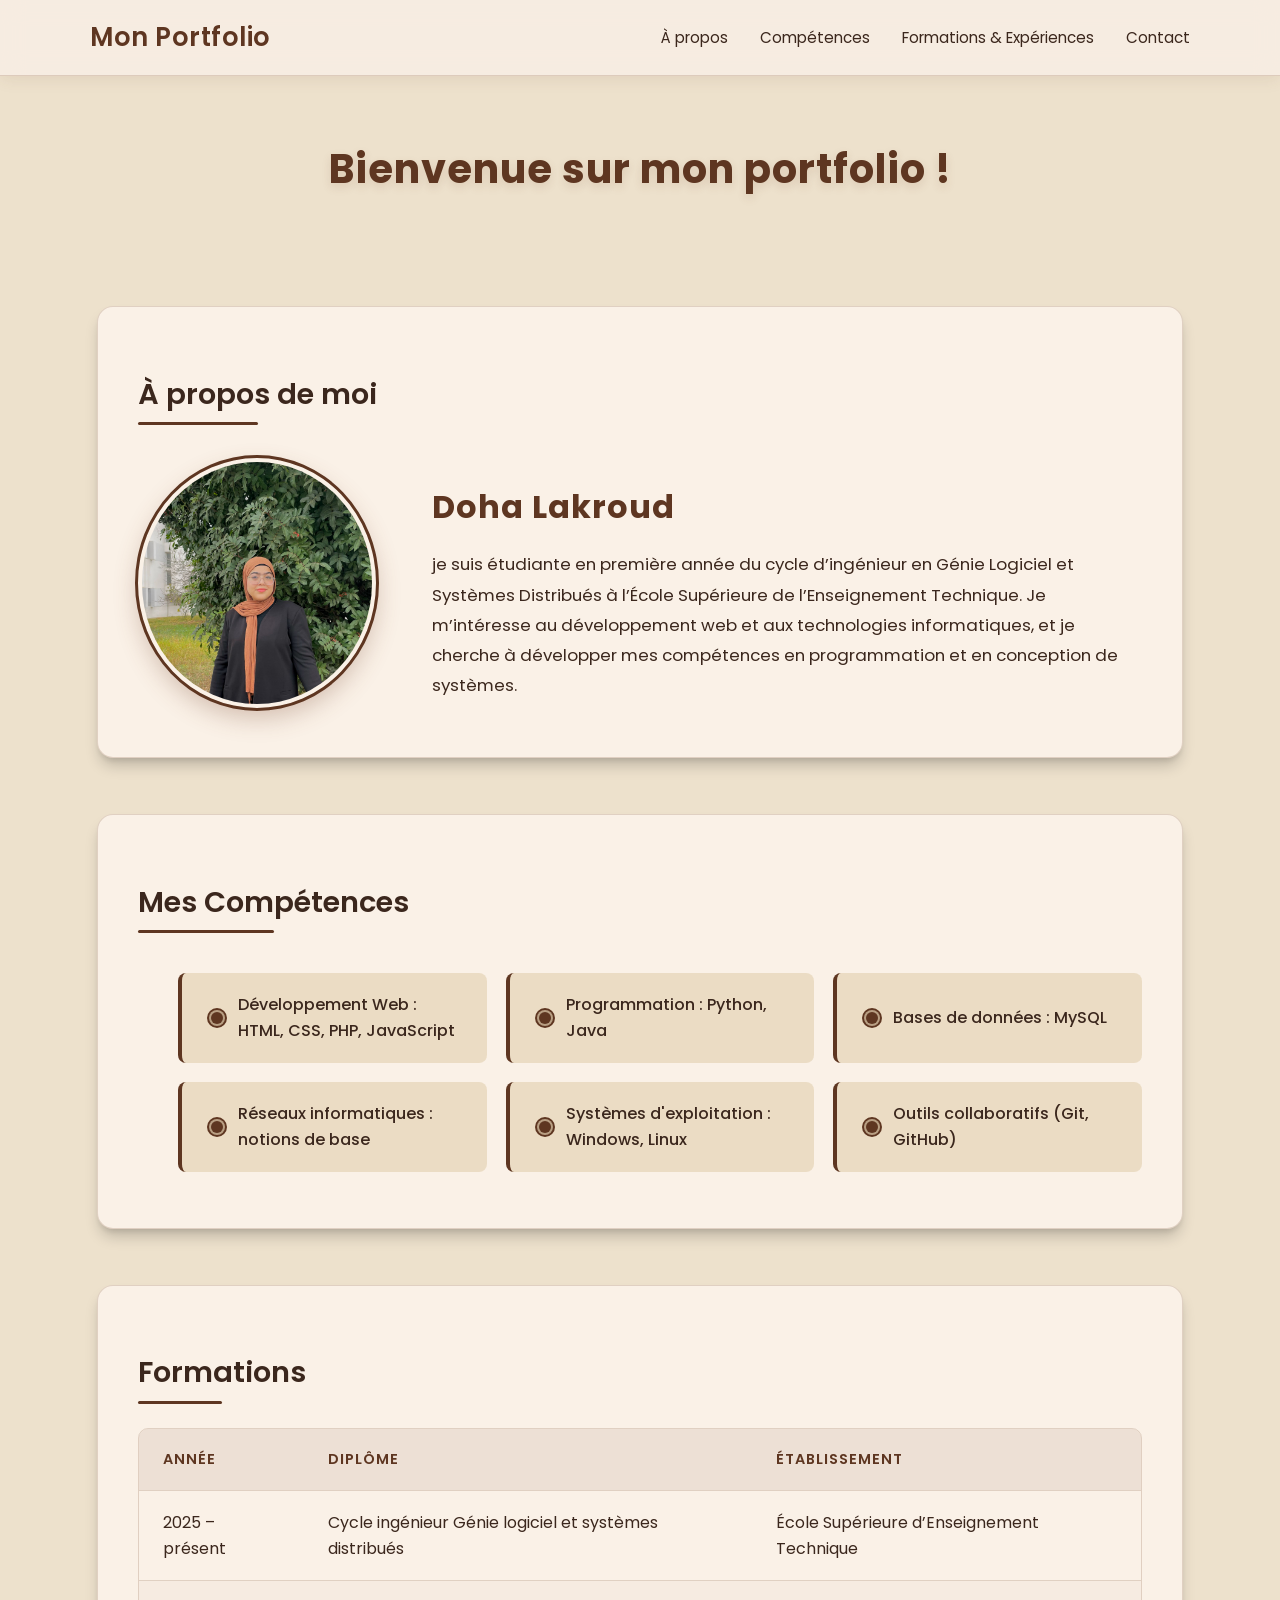
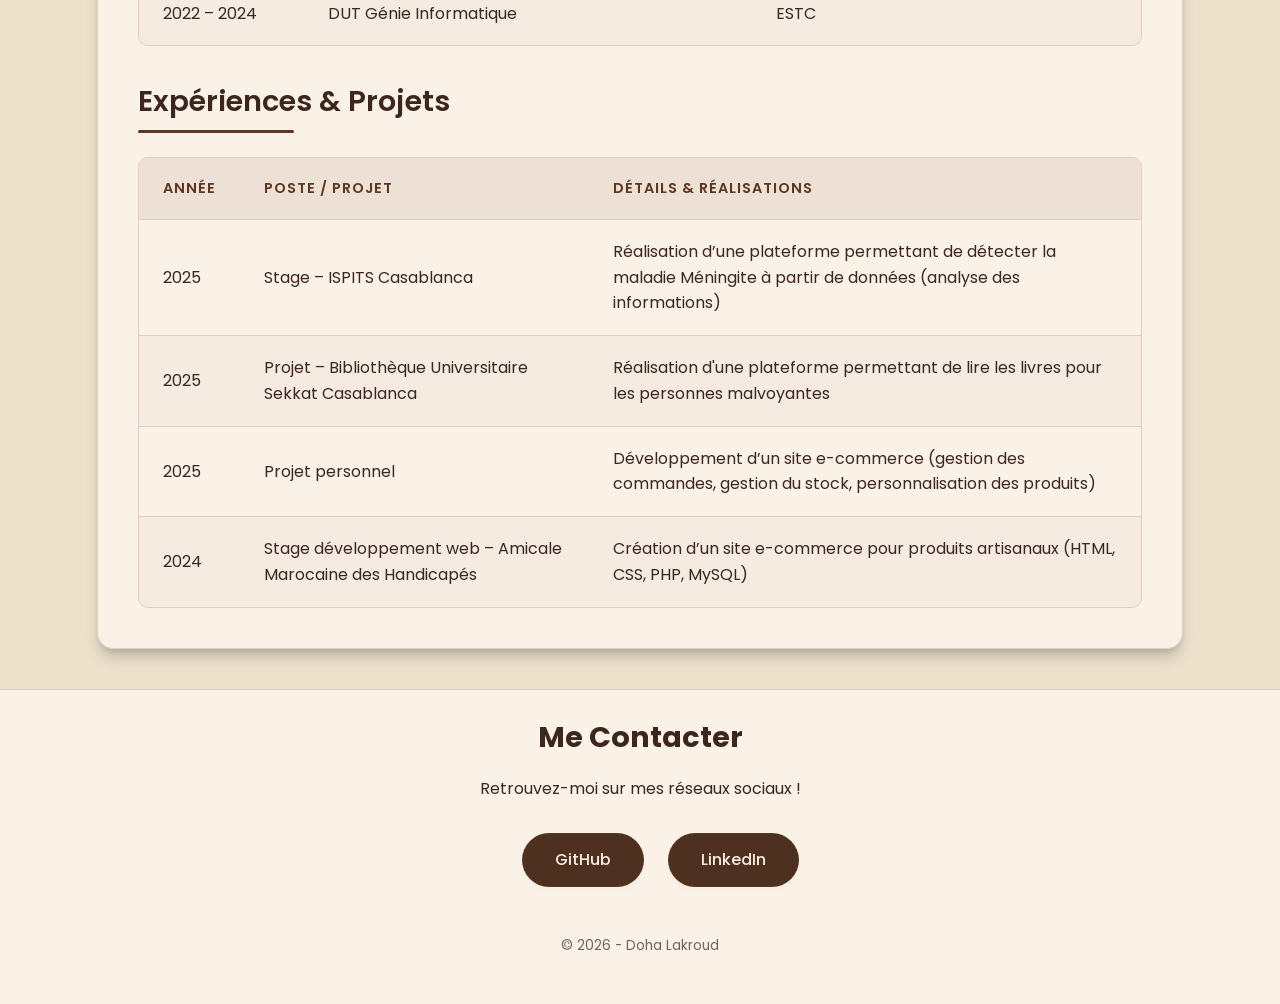
<file: tp1/index.html>
<!DOCTYPE html>
<html lang="fr">

<head>
  <meta charset="UTF-8">
  <meta name="viewport" content="width=device-width, initial-scale=1.0">
  <title>Portfolio de Doha Lakroud</title>
  <link rel="stylesheet" href="style.css">

  <link href="https://fonts.googleapis.com/css2?family=Poppins:wght@300;400;600&display=swap" rel="stylesheet">

</head>

<body>

  <header>
    <div class="header-container">
      <h1>Mon Portfolio</h1>
      <nav>
        <ul>

          <li><a href="#about">À propos</a></li>
          <li><a href="#skills">Compétences</a></li>
          <li><a href="#experience">Formations & Expériences</a></li>
          <li><a href="#contact">Contact</a></li>
        </ul>
      </nav>
    </div>
  </header>

  <main>

    <div class="hero-welcome">
      <h2>Bienvenue sur mon portfolio !</h2>
    </div>

    <section id="about" class="section-card">
      <h2>À propos de moi</h2>
      <div class="about-content">
        <img src="Doha.jpg" alt="Photo de profil ">
        <div class="about-text">
          <h3 class="about-name">Doha Lakroud</h3>
          <p>
            je suis étudiante en
            première année du cycle d’ingénieur en Génie
            Logiciel et Systèmes Distribués à l’École Supérieure de l’Enseignement Technique. Je m’intéresse au
            développement web et aux technologies informatiques, et je cherche à développer mes compétences en
            programmation et en conception de systèmes.
          </p>
        </div>
      </div>
    </section>


    <section id="skills" class="section-card">
      <h2>Mes Compétences</h2>
      <ul class="skills-list">
        <li>Développement Web : HTML, CSS, PHP, JavaScript</li>
        <li>Programmation : Python, Java</li>
        <li>Bases de données : MySQL</li>
        <li>Réseaux informatiques : notions de base</li>
        <li>Systèmes d'exploitation : Windows, Linux</li>
        <li>Outils collaboratifs (Git, GitHub)</li>
      </ul>
    </section>



    <section id="experience" class="section-card">
      <h2> Formations</h2>
      <div class="table-container">
        <table>
          <thead>
            <tr>
              <th>Année</th>
              <th>Diplôme</th>
              <th>Établissement</th>
            </tr>
          </thead>
          <tbody>
            <tr>
              <td>2025 – présent</td>
              <td>Cycle ingénieur Génie logiciel et systèmes distribués</td>
              <td>École Supérieure d’Enseignement Technique</td>
            </tr>
            <tr>
              <td>2022 – 2024</td>
              <td>DUT Génie Informatique</td>
              <td>ESTC</td>
            </tr>
          </tbody>
        </table>
      </div>

      <h2 style="margin-top: 2rem;">Expériences & Projets</h2>
      <div class="table-container">
        <table>
          <thead>
            <tr>
              <th>Année</th>
              <th>Poste / Projet</th>
              <th>Détails & Réalisations</th>
            </tr>
          </thead>
          <tbody>
            <tr>
              <td>2025</td>
              <td>Stage – ISPITS Casablanca</td>
              <td>Réalisation d’une plateforme permettant de détecter la maladie Méningite à partir de données (analyse
                des informations)</td>
            </tr>
            <tr>
              <td>2025</td>
              <td>Projet – Bibliothèque Universitaire Sekkat Casablanca</td>
              <td>Réalisation d'une plateforme permettant de lire les livres pour les personnes malvoyantes</td>
            </tr>
            <tr>
              <td>2025</td>
              <td>Projet personnel</td>
              <td>Développement d’un site e-commerce (gestion des commandes, gestion du stock, personnalisation des
                produits)</td>
            </tr>
            <tr>
              <td>2024</td>
              <td>Stage développement web – Amicale Marocaine des Handicapés</td>
              <td>Création d’un site e-commerce pour produits artisanaux (HTML, CSS, PHP, MySQL)</td>
            </tr>

          </tbody>
        </table>
      </div>
    </section>
  </main>

  <footer id="contact">
    <div class="footer-container">
      <h2>Me Contacter</h2>
      <p>Retrouvez-moi sur mes réseaux sociaux !</p>

      <!-- Liens vers réseaux sociaux avec rel="noopener" -->
      <ul class="social-links">
        <li>
          <a href="https://github.com/doha570" target="_blank" rel="noopener">
            GitHub
          </a>
        </li>
        <li>
          <a href="https://www.linkedin.com/in/doha-lakroud-83bb562b9" target="_blank" rel="noopener">
            LinkedIn
          </a>
        </li>

      </ul>

      <p class="copyright">&copy; 2026 - Doha Lakroud</p>
    </div>
  </footer>

</body>

</html>
</file>
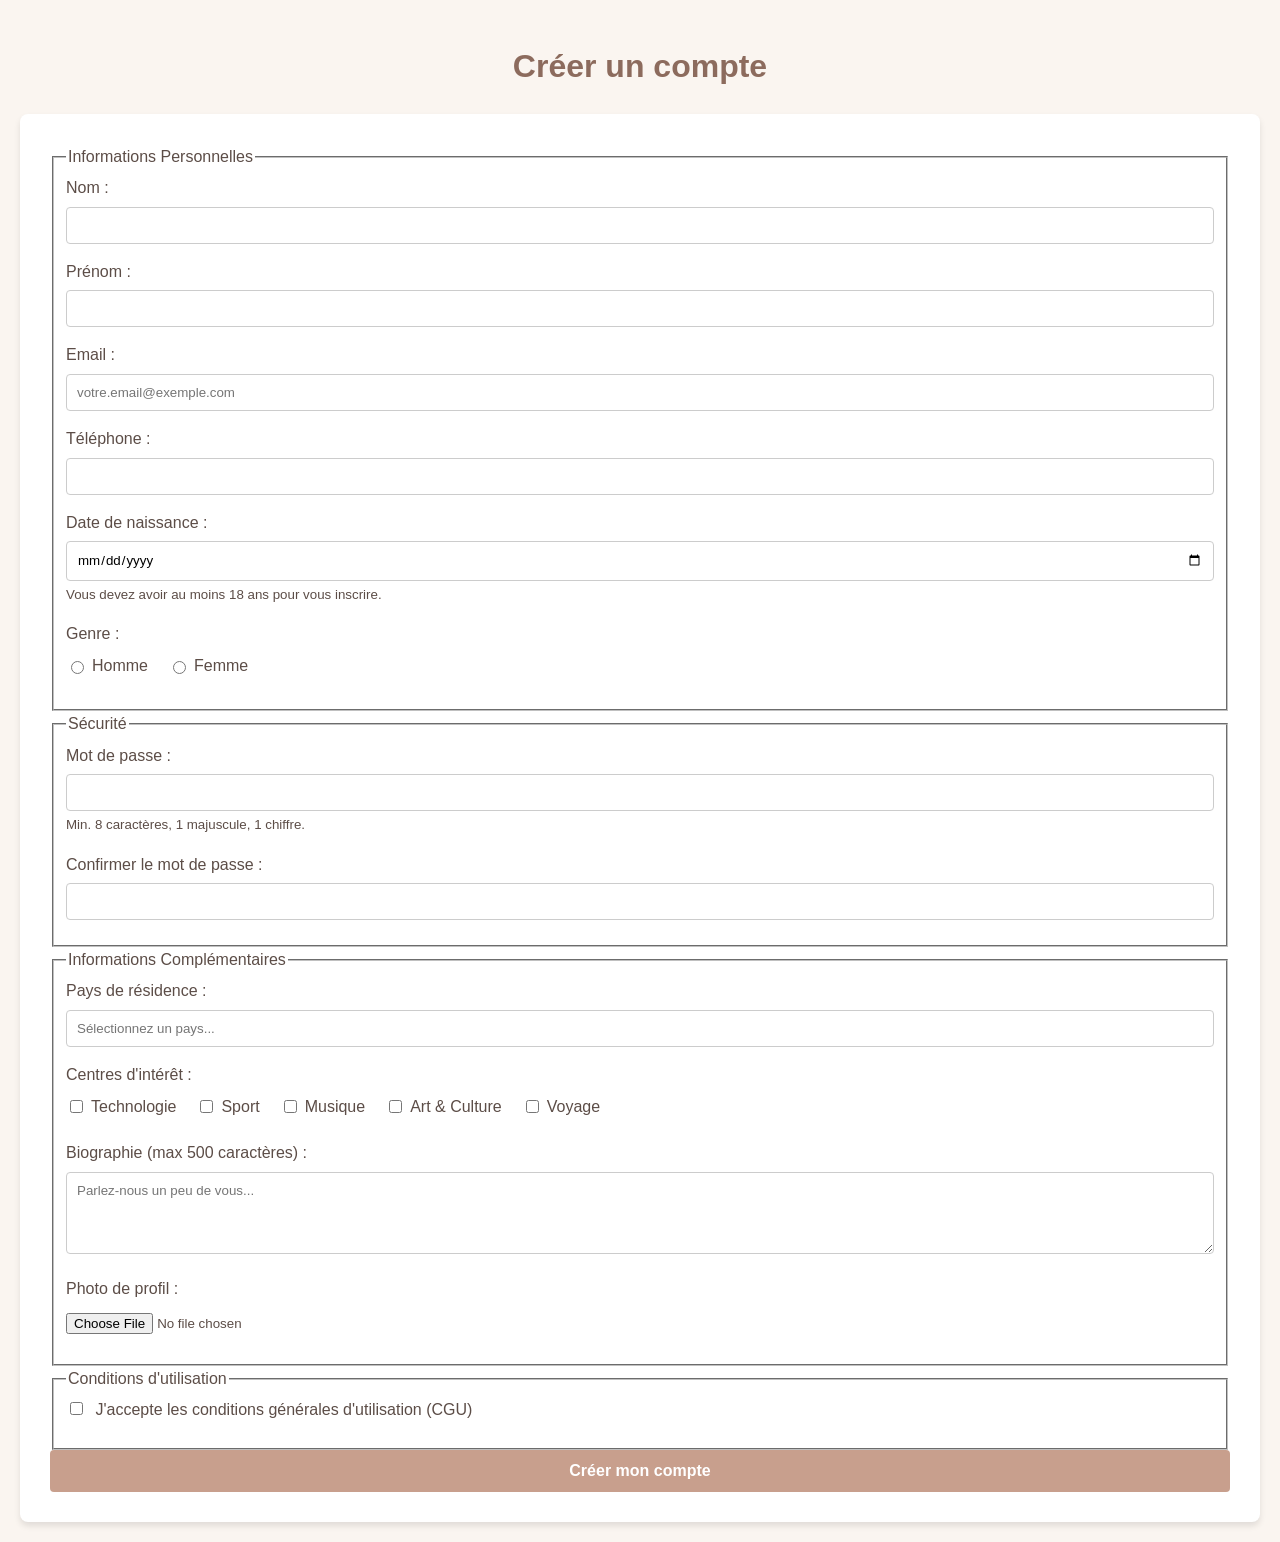
<file: tp2/index.html>
<!DOCTYPE html>
<html lang="fr">

<head>
    <meta charset="UTF-8">
    <meta name="viewport" content="width=device-width, initial-scale=1.0">
    <title>Formulaire d'Inscription</title>
    <style>
        body {
            font-family: 'Segoe UI', Tahoma, Geneva, Verdana, sans-serif;
            background-color: #faf5f0;
            color: #5c4d47;

            margin: 0 auto;
            padding: 20px;
            line-height: 1.6;
        }

        form {
            background: #fff;
            padding: 30px;
            border-radius: 8px;
            box-shadow: 0 4px 6px rgba(0, 0, 0, 0.1);
        }

        h1 {
            text-align: center;
            color: #8c6b5d;
        }



        .form-group {
            margin-bottom: 15px;
        }

        label {
            display: block;
            margin-bottom: 6px;
            font-weight: 500;
        }

        input[type="text"],
        input[type="email"],
        input[type="tel"],
        input[type="date"],
        input[type="password"],
        input[list],
        select,
        textarea {
            width: 100%;
            padding: 10px;
            border: 1px solid #ccc;
            border-radius: 4px;
            box-sizing: border-box;
            font-family: inherit;
        }

        input:focus,
        textarea:focus {
            outline: none;
            border-color: #d4aa97;
            box-shadow: 0 0 5px rgba(212, 170, 151, 0.4);
        }


        .radio-group,
        .checkbox-group {
            display: flex;
            gap: 20px;
            flex-wrap: wrap;
        }

        .radio-group label,
        .checkbox-group label {
            font-weight: normal;
            display: flex;
            align-items: center;
        }

        input[type="radio"],
        input[type="checkbox"] {
            margin-right: 8px;

        }

        input[type="file"] {
            padding: 5px 0;
        }

        button {
            display: block;
            width: 100%;
            padding: 12px;
            background-color: #c89f8d;
            color: white;
            border: none;
            border-radius: 4px;
            font-size: 16px;
            font-weight: bold;
            cursor: pointer;
            transition: background-color 0.3s ease;
        }

        button:hover {
            background-color: #b58976;
        }
    </style>
</head>

<body>

    <h1>Créer un compte</h1>

    <form action="#" method="POST">

        <fieldset>
            <legend>Informations Personnelles</legend>
            <div class="form-group">
                <label for="nom">Nom :</label>
                <input type="text" id="nom" name="nom" required title="Veuillez entrer votre nom">
            </div>
            <div class="form-group">
                <label for="prenom">Prénom :</label>
                <input type="text" id="prenom" name="prenom" required title="Veuillez entrer votre prénom">
            </div>
            <div class="form-group">
                <label for="email">Email :</label>
                <input type="email" id="email" name="email" required
                    title="Veuillez entrer une adresse email valide (ex: nom@domaine.com)"
                    placeholder="votre.email@exemple.com">
            </div>
            <div class="form-group">
                <label for="telephone">Téléphone :</label>
                <input type="tel" id="telephone" name="telephone" required
                    pattern="^(?:(?:\+|00)33|0)\s*[1-9](?:[\s.-]*\d{2}){4}$"
                    title="Veuillez entrer un numéro de téléphone français valide">
            </div>
            <div class="form-group">
                <label for="naissance">Date de naissance :</label>
                <input type="date" id="naissance" name="naissance" required autocomplete="bday"
                    title="Vous devez avoir au moins 18 ans">
                <small>Vous devez avoir au moins 18 ans pour vous inscrire.</small>
            </div>
            <div class="form-group">
                <label>Genre :</label>
                <div class="radio-group">
                    <label><input type="radio" name="genre" value="homme" required> Homme</label>
                    <label><input type="radio" name="genre" value="femme" required> Femme</label>
                </div>
            </div>
        </fieldset>

        <fieldset>
            <legend>Sécurité</legend>
            <div class="form-group">
                <label for="password">Mot de passe :</label>
                <input type="password" id="password" name="password" required pattern="^(?=.*\d)(?=.*[A-Z]).{8,}$"
                    autocomplete="new-password"
                    title="Le mot de passe doit contenir au moins 8 caractères, dont au moins une majuscule et un chiffre.">
                <small>Min. 8 caractères, 1 majuscule, 1 chiffre.</small>
            </div>
            <div class="form-group">
                <label for="password_confirm">Confirmer le mot de passe :</label>
                <input type="password" id="password_confirm" name="password_confirm" required
                    autocomplete="new-password" title="Veuillez confirmer votre mot de passe à l'identique.">
            </div>
        </fieldset>

        <fieldset>
            <legend>Informations Complémentaires</legend>
            <div class="form-group">
                <label for="pays">Pays de résidence :</label>
                <input list="pays-liste" id="pays" name="pays" required autocomplete="country"
                    title="Veuillez sélectionner ou taper un pays" placeholder="Sélectionnez un pays...">
                <datalist id="pays-liste">
                    <option value="France">
                    <option value="Belgique">
                    <option value="Suisse">
                    <option value="Canada">
                    <option value="Maroc">
                    <option value="Algérie">
                    <option value="Tunisie">
                    <option value="Sénégal">
                </datalist>
            </div>
            <div class="form-group">
                <label>Centres d'intérêt :</label>
                <div class="checkbox-group">
                    <label><input type="checkbox" name="interet" value="technologie"> Technologie</label>
                    <label><input type="checkbox" name="interet" value="sport"> Sport</label>
                    <label><input type="checkbox" name="interet" value="musique"> Musique</label>
                    <label><input type="checkbox" name="interet" value="art"> Art & Culture</label>
                    <label><input type="checkbox" name="interet" value="voyage"> Voyage</label>
                </div>
            </div>
            <div class="form-group">
                <label for="bio">Biographie (max 500 caractères) :</label>
                <textarea id="bio" name="bio" rows="4" maxlength="500"
                    placeholder="Parlez-nous un peu de vous..."></textarea>
            </div>
            <div class="form-group">
                <label for="photo">Photo de profil :</label>
                <input type="file" id="photo" name="photo" accept="image/png, image/jpeg, image/webp" required
                    title="Veuillez télécharger une photo de profil">
            </div>
        </fieldset>

        <fieldset>
            <legend>Conditions d'utilisation</legend>
            <div class="form-group">
                <label>
                    <input type="checkbox" id="cgu" name="cgu" required
                        title="Vous devez accepter les conditions générales d'utilisation pour continuer.">
                    J'accepte les conditions générales d'utilisation (CGU)
                </label>
            </div>
        </fieldset>

        <button type="submit">Créer mon compte</button>

    </form>

</body>

</html>
</file>
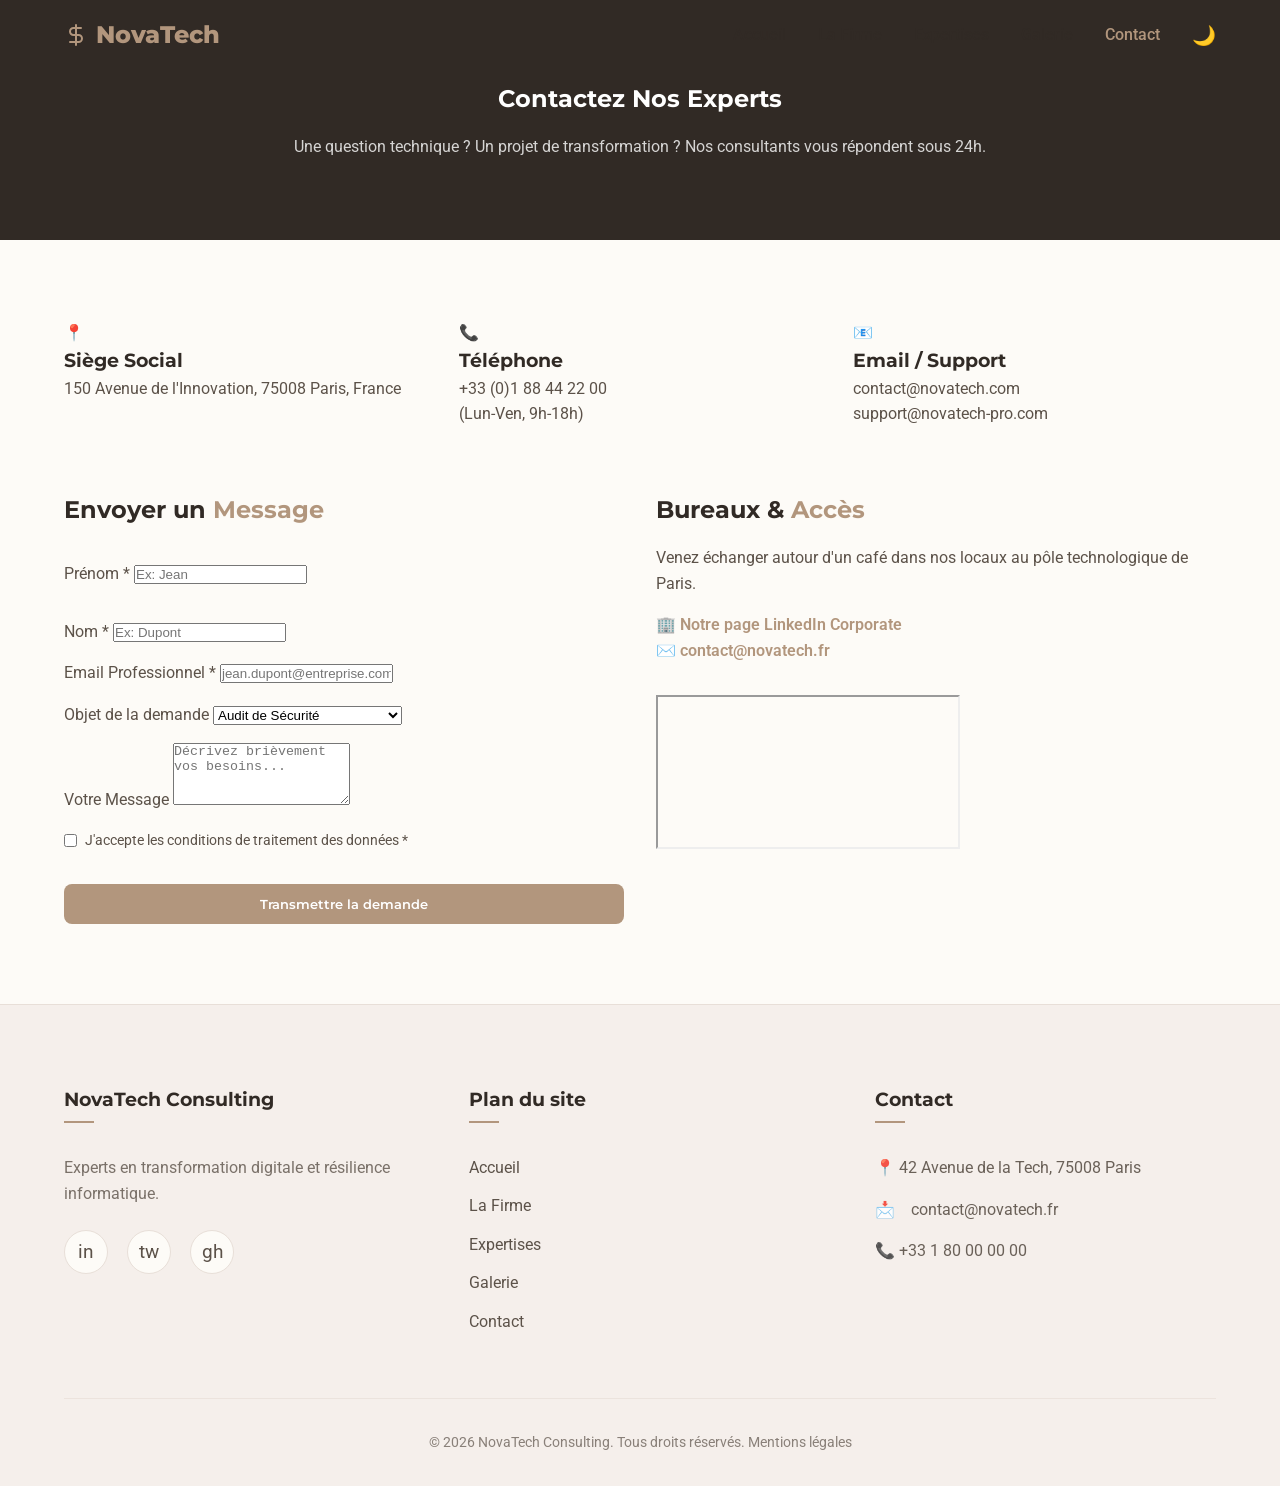
<file: tp3/site/pages/contact.html>
<!DOCTYPE html>
<html lang="fr">
<head>
    <meta charset="UTF-8">
    <meta name="viewport" content="width=device-width, initial-scale=1.0">
    <title>NovaTech Consulting - Contact</title>
    <meta name="description" content="Contactez les experts de NovaTech Consulting pour un devis ou un audit.">
    <meta property="og:title" content="NovaTech Consulting - Contact">
    
    <link rel="preconnect" href="https://fonts.googleapis.com">
    <link rel="preconnect" href="https://fonts.gstatic.com" crossorigin>
    <link href="https://fonts.googleapis.com/css2?family=Montserrat:wght@400;600;700;800&family=Roboto:wght@300;400;500;700&display=swap" rel="stylesheet">
    
    <link rel="stylesheet" href="../css/style.css">
</head>
<body>

    <header class="main-header glass">
        <div class="container header-container">
            <a href="../index.html" class="logo">
                <svg width="24" height="24" viewBox="0 0 24 24" fill="none" stroke="currentColor" stroke-width="2" stroke-linecap="round" stroke-linejoin="round"><path d="M12 2v20M17 5H9.5a3.5 3.5 0 0 0 0 7h5a3.5 3.5 0 0 1 0 7H6"/></svg>
                NovaTech
            </a>
            <nav class="main-nav">
                <button class="mobile-menu-btn" aria-label="Menu">
                    <span></span><span></span><span></span>
                </button>
                <ul class="nav-links">
                    <li><a href="../index.html">Accueil</a></li>
                    <li><a href="about.html">La Firme</a></li>
                    <li><a href="services.html">Expertises</a></li>
                    <li><a href="gallery.html">Galerie</a></li>
                    <li><a href="contact.html" class="active">Contact</a></li>
                    <li><button class="theme-toggle" aria-label="Changer de thème">🌙</button></li>
                </ul>
            </nav>
        </div>
    </header>

    <main>
        <section class="section-padding fade-in section-primary text-center">
            <div class="container">
                <h1 class="mb-1">Contactez <span>Nos Experts</span></h1>
                <p class="max-width-800 text-muted">Une question technique ? Un projet de transformation ? Nos consultants vous répondent sous 24h.</p>
            </div>
        </section>

        <section class="section-padding">
            <div class="container">
                <div class="grid-3 mb-4">
                    <div class="contact-info-card fade-in">
                        <span class="contact-info-icon">📍</span>
                        <h3>Siège Social</h3>
                        <p>150 Avenue de l'Innovation, 75008 Paris, France</p>
                    </div>
                    <div class="contact-info-card fade-in">
                        <span class="contact-info-icon">📞</span>
                        <h3>Téléphone</h3>
                        <p>+33 (0)1 88 44 22 00<br>(Lun-Ven, 9h-18h)</p>
                    </div>
                    <div class="contact-info-card fade-in">
                        <span class="contact-info-icon">📧</span>
                        <h3>Email / Support</h3>
                        <p>contact@novatech.com<br>support@novatech-pro.com</p>
                    </div>
                </div>

                <div class="grid-2 align-items-center">
                    <div class="contact-form-container fade-in">
                        <h2 class="mb-2">Envoyer un <span>Message</span></h2>
                        <form action="#" method="post" class="contact-form">
                            <div class="grid-2 mb-1">
                                <div class="form-group">
                                    <label for="prenom">Prénom *</label>
                                    <input type="text" id="prenom" name="prenom" required placeholder="Ex: Jean">
                                </div>
                                <div class="form-group">
                                    <label for="nom">Nom *</label>
                                    <input type="text" id="nom" name="nom" required placeholder="Ex: Dupont">
                                </div>
                            </div>
                            <div class="form-group mb-1">
                                <label for="email">Email Professionnel *</label>
                                <input type="email" id="email" name="email" required placeholder="jean.dupont@entreprise.com">
                            </div>
                            <div class="form-group mb-1">
                                <label for="subject">Objet de la demande</label>
                                <select id="subject" name="subject">
                                    <option value="audit">Audit de Sécurité</option>
                                    <option value="cloud">Migration Cloud / K8s</option>
                                    <option value="dev">Développement Sur-mesure</option>
                                    <option value="rns">Recrutement / Partenariat</option>
                                </select>
                            </div>
                            <div class="form-group mb-1">
                                <label for="message">Votre Message</label>
                                <textarea id="message" name="message" rows="4" placeholder="Décrivez brièvement vos besoins..."></textarea>
                            </div>
                            <div class="form-checkbox mb-2 flex-center-gap color-text">
                                <input type="checkbox" id="rgpd" name="rgpd" required>
                                <label for="rgpd" class="text-small">J'accepte les conditions de traitement des données *</label>
                            </div>
                            <button type="submit" class="btn btn-primary w-100">Transmettre la demande</button>
                        </form>
                    </div>

                    <div class="fade-in">
                        <div class="mb-2">
                            <h2 class="mb-1">Bureaux & <span>Accès</span></h2>
                            <p class="mb-1">Venez échanger autour d'un café dans nos locaux au pôle technologique de Paris.</p>
                            <div class="clr-primary fw-600">
                                <a href="https://linkedin.com">🏢 Notre page LinkedIn Corporate</a>
                                <br><a href="mailto:contact@novatech.fr">✉️ contact@novatech.fr</a>
                            </div>
                        </div>
                        <div class="map-container">
                            <iframe 
                                title="Localisation de NovaTech Consulting à Paris"
                                src="https://www.google.com/maps/embed?pb=!1m18!1m12!1m3!1d2624.9916256937583!2d2.292292615674391!3d48.85837007928751!2m3!1f0!2f0!3f0!3m2!1i1024!2i768!4f13.1!3m3!1m2!1s0x47e66e2964e34e2d%3A0x8ddca9ee380ef7e0!2sEiffel%20Tower!5e0!3m2!1sen!2sfr!4v1689255555555!5m2!1sen!2sfr" 
                                allowfullscreen="" 
                                loading="lazy" 
                                referrerpolicy="no-referrer-when-downgrade">
                            </iframe>
                        </div>
                    </div>
                </div>
            </div>
        </section>
    </main>

    <footer class="main-footer">
        <div class="container">
            <div class="footer-grid">
                <div class="footer-about">
                    <h3>NovaTech Consulting</h3>
                    <p>Experts en transformation digitale et résilience informatique.</p>
                    <div class="social-links">
                        <a href="#" class="social-link" aria-label="LinkedIn">in</a>
                        <a href="#" class="social-link" aria-label="Twitter">tw</a>
                        <a href="#" class="social-link" aria-label="GitHub">gh</a>
                    </div>
                </div>
                <div class="footer-links">
                    <h3>Plan du site</h3>
                    <ul>
                        <li><a href="../index.html">Accueil</a></li>
                        <li><a href="about.html">La Firme</a></li>
                        <li><a href="services.html">Expertises</a></li>
                        <li><a href="gallery.html">Galerie</a></li>
                        <li><a href="contact.html">Contact</a></li>
                    </ul>
                </div>
                <div class="footer-contact">
                    <h3>Contact</h3>
                    <p>📍 42 Avenue de la Tech, 75008 Paris</p>
                    <p>📩 <a href="mailto:contact@novatech.fr">contact@novatech.fr</a></p>
                    <p>📞 +33 1 80 00 00 00</p>
                </div>
            </div>
            <div class="footer-bottom">
                <p>&copy; 2026 NovaTech Consulting. Tous droits réservés. <a href="#">Mentions légales</a></p>
            </div>
        </div>
    </footer>
    <script src="../js/main.js"></script>
    <script>
        document.querySelector('.contact-form').addEventListener('submit', function(e) {
            e.preventDefault();
            alert('Votre demande a bien été transmise aux experts NovaTech Consulting. Nous reviendrons vers vous sous 24h.');
            this.reset();
        });
    </script>
</body>
</html>
</file>
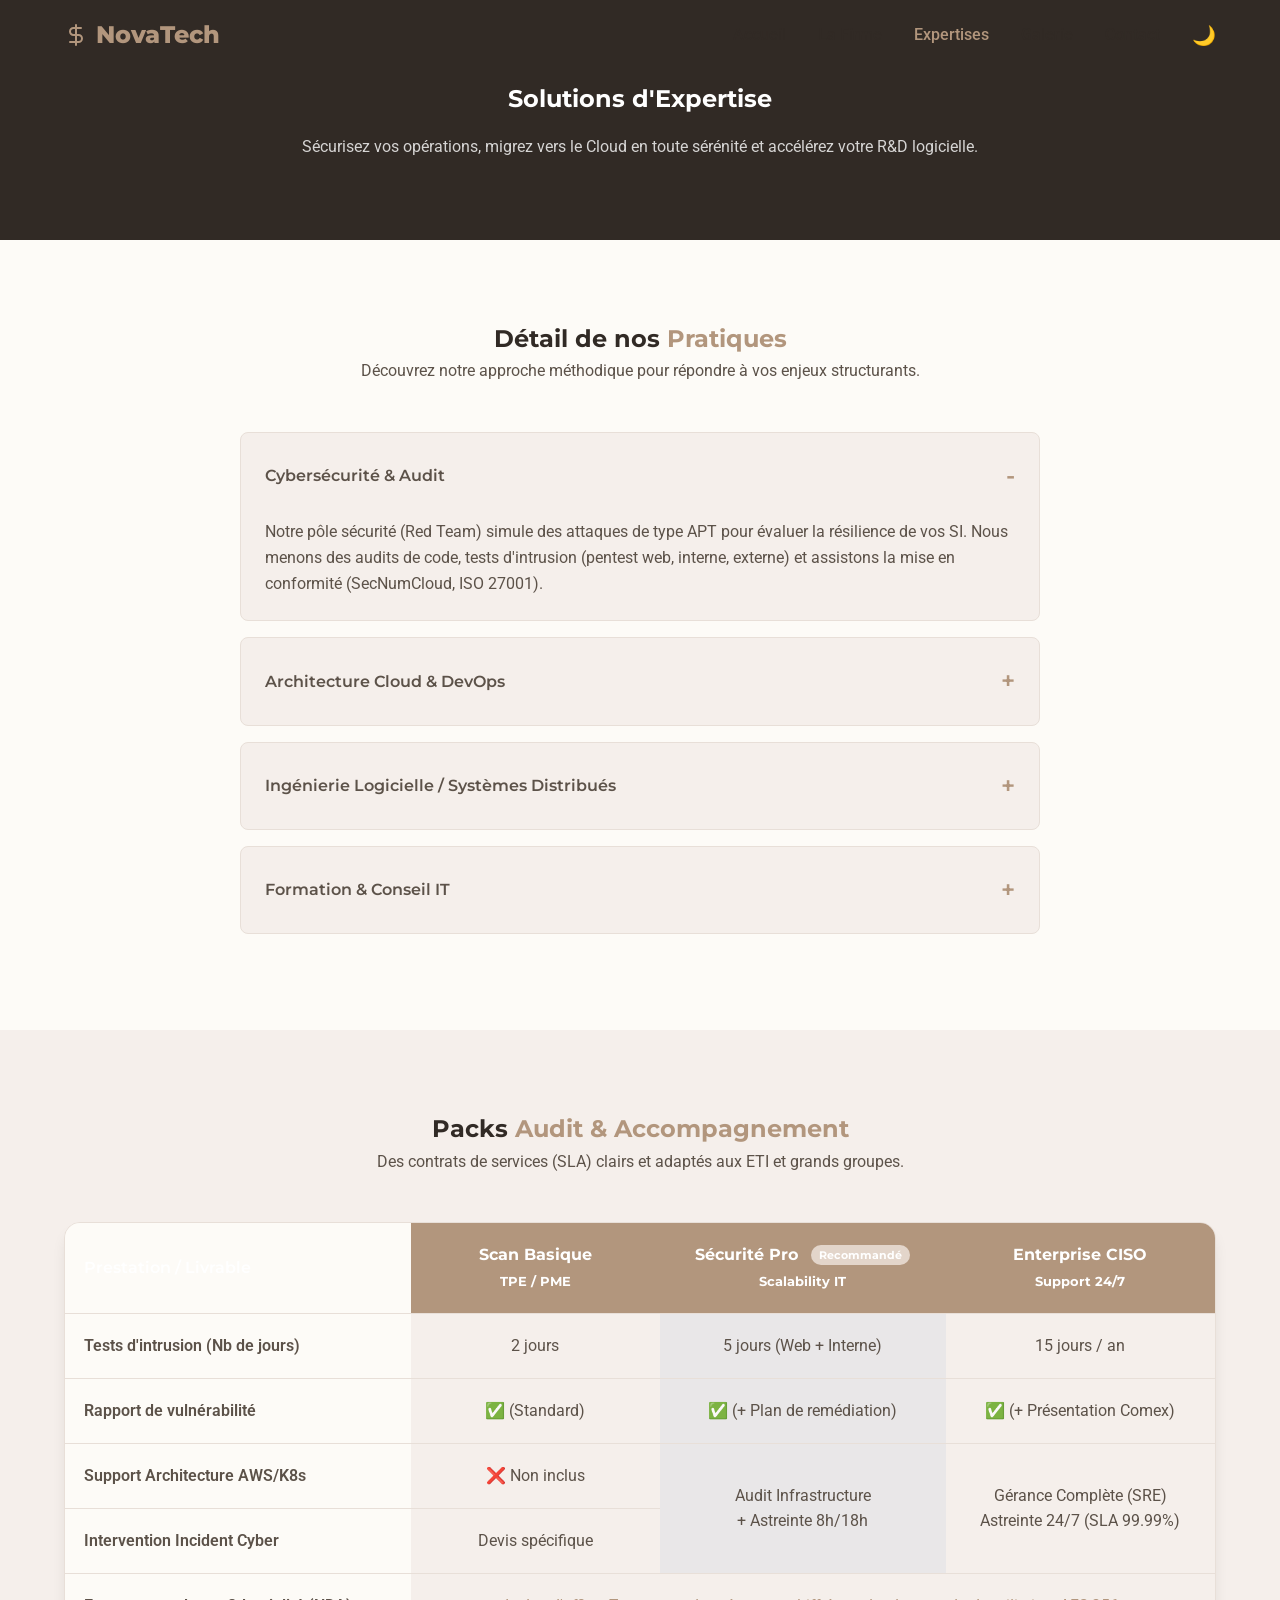
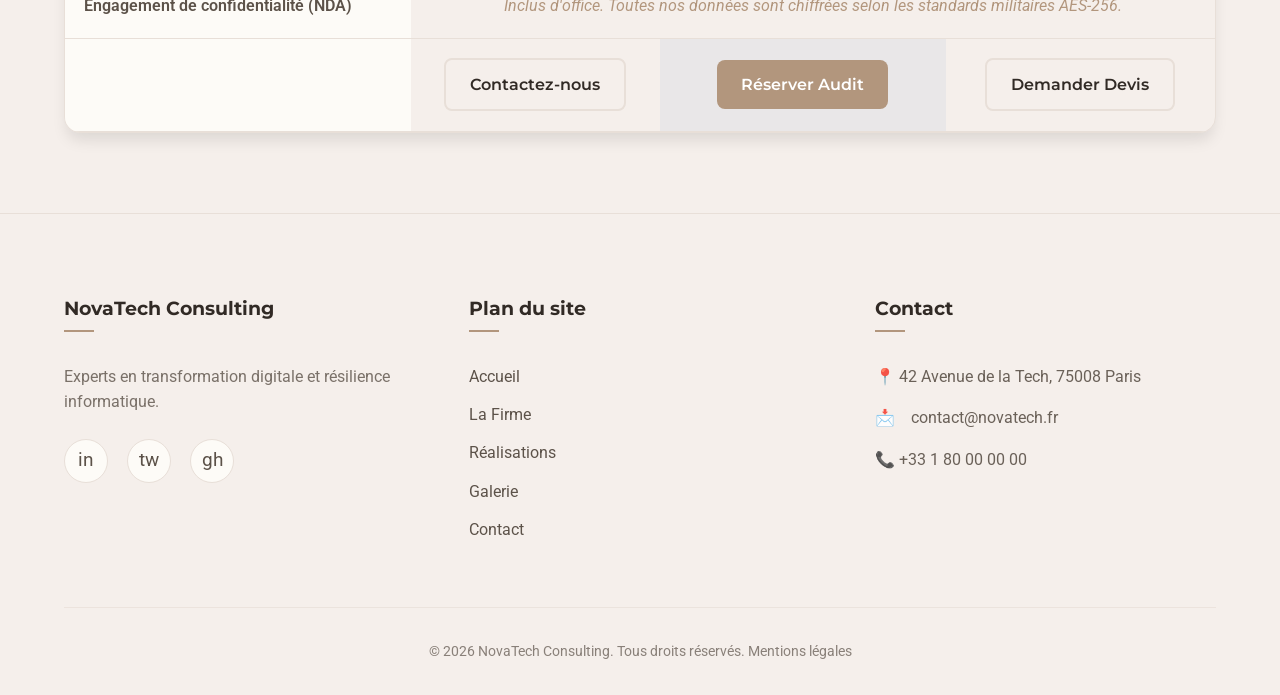
<file: tp3/site/pages/services.html>
<!DOCTYPE html>
<html lang="fr">
<head>
    <meta charset="UTF-8">
    <meta name="viewport" content="width=device-width, initial-scale=1.0">
    <title>NovaTech Consulting - Expertises & Offres</title>
    <meta name="description" content="Découvrez les offres de NovaTech Consulting en cybersécurité, cloud et architecture web.">
    <meta property="og:title" content="NovaTech Consulting - Expertises">
    <meta property="og:type" content="website">
    
    <link rel="preconnect" href="https://fonts.googleapis.com">
    <link rel="preconnect" href="https://fonts.gstatic.com" crossorigin>
    <link href="https://fonts.googleapis.com/css2?family=Montserrat:wght@400;600;700;800&family=Roboto:wght@300;400;500;700&display=swap" rel="stylesheet">
    
    <link rel="stylesheet" href="../css/style.css">
    <style>
        /* Details / Summary custom style */
        .faq-container { max-width: 800px; margin: 0 auto; }
        details {
            background-color: var(--clr-surface);
            border: 1px solid var(--clr-border);
            border-radius: var(--radius);
            margin-bottom: 1rem;
            overflow: hidden;
            transition: var(--transition);
        }
        details:hover { border-color: var(--clr-primary); }
        summary {
            padding: 1.5rem;
            font-weight: 600;
            font-family: var(--font-heading);
            cursor: pointer;
            list-style: none; 
            display: flex;
            justify-content: space-between;
            align-items: center;
        }
        summary::-webkit-details-marker { display: none; }
        summary::after {
            content: '+';
            color: var(--clr-primary);
            font-size: 1.5rem;
            transition: transform 0.3s;
        }
        details[open] summary::after { content: '-'; }
        details p { padding: 0 1.5rem 1.5rem; color: var(--clr-text); }

        /* Pricing table custom style */
        .pricing-table-container {
            overflow-x: auto;
            margin-top: 3rem;
            box-shadow: var(--shadow-md);
            border-radius: var(--radius-lg);
            border: 1px solid var(--clr-border);
            background: var(--clr-surface);
        }
        .pricing-table { width: 100%; border-collapse: collapse; text-align: left; }
        .pricing-table th, .pricing-table td { padding: 1.2rem; border-bottom: 1px solid var(--clr-border); }
        .pricing-table thead th { background-color: var(--clr-primary); color: white; text-align: center; font-family: var(--font-heading); }
        .pricing-table td { text-align: center; }
        .pricing-table td:first-child, .pricing-table th:first-child { text-align: left; font-weight: 600; background-color: var(--clr-bg); }
        .highlight-col { background-color: rgba(0, 86, 179, 0.05); }
        [data-theme="dark"] .highlight-col { background-color: rgba(51, 154, 240, 0.05); }
        .badge { background: var(--clr-secondary); color: white; padding: 0.2rem 0.5rem; border-radius: 20px; font-size: 0.7rem; margin-left: 8px; vertical-align: middle;}
    </style>
</head>
<body>

    <header class="main-header glass">
        <div class="container header-container">
            <a href="../index.html" class="logo">
                <svg width="24" height="24" viewBox="0 0 24 24" fill="none" stroke="currentColor" stroke-width="2" stroke-linecap="round" stroke-linejoin="round"><path d="M12 2v20M17 5H9.5a3.5 3.5 0 0 0 0 7h5a3.5 3.5 0 0 1 0 7H6"/></svg>
                NovaTech
            </a>
            <nav class="main-nav">
                <button class="mobile-menu-btn" aria-label="Menu">
                    <span></span><span></span><span></span>
                </button>
                <ul class="nav-links">
                    <li><a href="../index.html">Accueil</a></li>
                    <li><a href="about.html">La Firme</a></li>
                    <li><a href="services.html" class="active">Expertises</a></li>
                    <li><a href="gallery.html">Galerie</a></li>
                    <li><a href="contact.html">Contact</a></li>
                    <li><button class="theme-toggle">🌙</button></li>
                </ul>
            </nav>
        </div>
    </header>

    <main>
        <section class="section-padding fade-in section-primary text-center">
            <div class="container">
                <h1 class="mb-1">Solutions d'Expertise</h1>
                <p class="max-width-800 text-muted">Sécurisez vos opérations, migrez vers le Cloud en toute sérénité et accélérez votre R&D logicielle.</p>
            </div>
        </section>

        <section class="section-padding">
            <div class="container">
                <div class="text-center mb-3">
                    <h2>Détail de nos <span>Pratiques</span></h2>
                    <p>Découvrez notre approche méthodique pour répondre à vos enjeux structurants.</p>
                </div>
                <div class="faq-container fade-in">
                    <details open>
                        <summary>Cybersécurité & Audit</summary>
                        <p>Notre pôle sécurité (Red Team) simule des attaques de type APT pour évaluer la résilience de vos SI. Nous menons des audits de code, tests d'intrusion (pentest web, interne, externe) et assistons la mise en conformité (SecNumCloud, ISO 27001).</p>
                    </details>
                    <details>
                        <summary>Architecture Cloud & DevOps</summary>
                        <p>La migration de données "on-premise" vers AWS ou Google Cloud n'a jamais été aussi simple. Nous construisons des pipelines CI/CD Kubernetes sécurisés pour garantir des itérations de développement rapides tout en contrôlant les coûts (FinOps).</p>
                    </details>
                    <details>
                        <summary>Ingénierie Logicielle / Systèmes Distribués</summary>
                        <p>Nos ingénieurs développent en React, Node.js, Go et Python. Nous concevons le back-end de plateformes transactionnelles via une approche microservices, capable d'absorber des millions de requêtes via Kafka ou RabbitMQ.</p>
                    </details>
                    <details>
                        <summary>Formation & Conseil IT</summary>
                        <p>Nos collaborateurs hautement certifiés accompagnent vos équipes internes : ateliers d'architecture (DDD), sensibilisation au Phishing, best practices DevSecOps et revues critiques d'architecture.</p>
                    </details>
                </div>
            </div>
        </section>

        <section class="section-padding section-surface">
            <div class="container">
                <div class="text-center mb-3">
                    <h2>Packs <span>Audit & Accompagnement</span></h2>
                    <p>Des contrats de services (SLA) clairs et adaptés aux ETI et grands groupes.</p>
                </div>
                
                <div class="pricing-table-container fade-in">
                    <table class="pricing-table">
                        <thead>
                            <tr>
                                <th>Prestation / Livrable</th>
                                <th>Scan Basique<br><small>TPE / PME</small></th>
                                <th class="highlight-col">Sécurité Pro <span class="badge">Recommandé</span><br><small>Scalability IT</small></th>
                                <th>Enterprise CISO<br><small>Support 24/7</small></th>
                            </tr>
                        </thead>
                        <tbody>
                            <tr>
                                <td>Tests d'intrusion (Nb de jours)</td>
                                <td>2 jours</td>
                                <td class="highlight-col">5 jours (Web + Interne)</td>
                                <td>15 jours / an</td>
                            </tr>
                            <tr>
                                <td>Rapport de vulnérabilité</td>
                                <td>✅ (Standard)</td>
                                <td class="highlight-col">✅ (+ Plan de remédiation)</td>
                                <td>✅ (+ Présentation Comex)</td>
                            </tr>
                            <tr>
                                <td>Support Architecture AWS/K8s</td>
                                <td>❌ Non inclus</td>
                                <td class="highlight-col" rowspan="2">Audit Infrastructure<br>+ Astreinte 8h/18h</td>
                                <td rowspan="2">Gérance Complète (SRE)<br>Astreinte 24/7 (SLA 99.99%)</td>
                            </tr>
                            <tr>
                                <td>Intervention Incident Cyber</td>
                                <td>Devis spécifique</td>
                            </tr>
                            <tr>
                                <td>Engagement de confidentialité (NDA)</td>
                                <td colspan="3" class="text-italic clr-primary">Inclus d'office. Toutes nos données sont chiffrées selon les standards militaires AES-256.</td>
                            </tr>
                        </tbody>
                        <tfoot>
                            <tr>
                                <td></td>
                                <td><a href="contact.html" class="btn btn-secondary">Contactez-nous</a></td>
                                <td class="highlight-col"><a href="contact.html" class="btn btn-primary">Réserver Audit</a></td>
                                <td><a href="contact.html" class="btn btn-secondary">Demander Devis</a></td>
                            </tr>
                        </tfoot>
                    </table>
                </div>
            </div>
        </section>
    </main>

    <footer class="main-footer">
        <div class="container">
            <div class="footer-grid">
                <div class="footer-about">
                    <h3>NovaTech Consulting</h3>
                    <p>Experts en transformation digitale et résilience informatique.</p>
                    <div class="social-links">
                        <a href="#" class="social-link" aria-label="LinkedIn">in</a>
                        <a href="#" class="social-link" aria-label="Twitter">tw</a>
                        <a href="#" class="social-link" aria-label="GitHub">gh</a>
                    </div>
                </div>
                <div class="footer-links">
                    <h3>Plan du site</h3>
                    <ul>
                        <li><a href="../index.html">Accueil</a></li>
                        <li><a href="about.html">La Firme</a></li>
                        <li><a href="gallery.html">Réalisations</a></li>
                        <li><a href="gallery.html">Galerie</a></li>
                        <li><a href="contact.html">Contact</a></li>
                    </ul>
                </div>
                <div class="footer-contact">
                    <h3>Contact</h3>
                    <p>📍 42 Avenue de la Tech, 75008 Paris</p>
                    <p>📩 <a href="mailto:contact@novatech.fr">contact@novatech.fr</a></p>
                    <p>📞 +33 1 80 00 00 00</p>
                </div>
            </div>
            <div class="footer-bottom">
                <p>&copy; 2026 NovaTech Consulting. Tous droits réservés. <a href="#">Mentions légales</a></p>
            </div>
        </div>
    </footer>
    <script src="../js/main.js"></script>
</body>
</html>
</file>
<file: tp1/style.css>
:root {
    --bg-color: #e5d3b3ab;
    /* Un fond beige amande/doré beaucoup plus prononcé et riche */
    --surface-color: #faf1e7;
    /* Cartes en beige très clair (Nude chaud), au lieu de blanc */
    --primary-color: #5e3621;
    /* Un marron café, très fort et contrasté */
    --primary-hover: #4e3020;
    /* Chocolat noir au survol */
    --text-color: #3b271d;
    /* Marron très sombre pour le texte (lisibilité optimale) */
    --text-muted: #7c5a46;
    /* Marron plus doux/taupe pour les textes secondaires */
    --border-color: rgba(121, 74, 49, 0.2);
    /* Bordure café transparente */
}

* {

    box-sizing: border-box;
}

html {
    scroll-behavior: smooth;
}

body {
    font-family: 'Poppins', sans-serif;
    background-color: var(--bg-color);
    color: var(--text-color);
    line-height: 1.6;
    overflow-x: hidden;
    margin: 0;
    padding: 0;
}

header {
    position: fixed;
    width: 100%;
    top: 0;
    background: rgba(247, 237, 226, 0.95);
    /* Couleur des cartes Nude Chaud */

    backdrop-filter: blur(12px);
    -webkit-backdrop-filter: blur(12px);
    box-shadow: 0 4px 15px -1px rgba(121, 74, 49, 0.1);
    z-index: 1000;
    border-bottom: 1px solid var(--border-color);
}

.header-container {
    max-width: 1100px;
    margin: 0 auto;

    display: flex;
    justify-content: space-between;
    align-items: center;
}

.header-container h1 {
    font-size: 1.6rem;
    color: var(--primary-color);
    font-weight: 600;
    letter-spacing: 0.5px;
}

nav ul {
    list-style: none;
    display: flex;
    gap: 2rem;
}

nav a {
    color: var(--text-color);
    text-decoration: none;
    font-weight: 400;
    font-size: 0.95rem;
    position: relative;
    padding-bottom: 0.3rem;
    transition: color 0.3s ease;
}

nav a::after {
    content: '';
    position: absolute;
    width: 0;
    height: 2px;
    bottom: 0;
    left: 0;
    background-color: var(--primary-color);
    transition: width 0.3s ease;
}

nav a:hover {
    color: var(--primary-color);
}

nav a:hover::after {
    width: 100%;
}

main {
    max-width: 1150px;
    /* Largeur augmentée pour des cartes plus spacieuses */
    margin: 120px auto 40px auto;
    padding: 0 2rem;
    display: flex;
    flex-direction: column;
    gap: 3.5rem;
}

.section-card {
    background: var(--surface-color);
    border-radius: 16px;
    padding: 2.5rem;
    box-shadow: 0 10px 15px -3px rgba(0, 0, 0, 0.2), 0 4px 6px -2px rgba(0, 0, 0, 0.1);
    border: 1px solid var(--border-color);
    transition: transform 0.4s ease, box-shadow 0.4s ease;
    opacity: 0;
    animation: fadeIn 0.8s ease forwards;
}

.section-card:hover {
    transform: translateY(-5px);
    box-shadow: 0 20px 25px -5px rgba(0, 0, 0, 0.3), 0 10px 10px -5px rgba(0, 0, 0, 0.2);
}

.section-card h2 {
    margin-bottom: 2rem;
    font-weight: 600;
    font-size: 1.8rem;
    color: var(--text-color);
    position: relative;
    display: inline-block;
}

/* Ligne d'accentuation sous les titres H2 */
.section-card h2::after {
    content: '';
    position: absolute;
    width: 50%;
    height: 3px;
    bottom: -8px;
    left: 0;
    background-color: var(--primary-color);
    border-radius: 2px;
}

/* ================== SECTION À PROPOS ================== */
.about-content {
    display: flex;
    align-items: center;
    gap: 3.5rem;
}

.about-content img {
    width: 250px;
    height: 250px;
    border-radius: 50%;
    object-fit: cover;
    border: 4px solid var(--surface-color);
    outline: 3px solid var(--primary-color);
    box-shadow: 0 10px 25px rgba(121, 74, 49, 0.3);
    transition: transform 0.4s ease, box-shadow 0.4s ease;
}

.about-content img:hover {
    transform: scale(1.03);
    box-shadow: 0 15px 35px rgba(121, 74, 49, 0.4);
}

.about-text {
    display: flex;
    flex-direction: column;
}

.about-name {
    font-size: 2rem;
    font-weight: 700;
    color: var(--primary-color);
    margin-bottom: 0rem;
    letter-spacing: 1px;
}

.about-content p {
    font-size: 1.05rem;
    color: var(--text-color);
    /* Texte principal plus foncé pour bien ressortir sur le Nude */
    line-height: 1.8;
}

/* Texte de bienvenue accrocheur (Section Héroïque) */
.hero-welcome {
    text-align: center;
    margin-top: -1rem;
    margin-bottom: 1rem;
    animation: fadeIn 1s ease forwards;
}

.hero-welcome h2 {
    font-size: 2.5rem;
    font-weight: 700;
    color: var(--primary-color);
    letter-spacing: 1px;
    text-shadow: 0 4px 10px rgba(121, 74, 49, 0.15);
    /* Légère ombre pour faire ressortir le texte du fond */
}

/* ================== SECTION COMPÉTENCES ================== */
.skills-list {
    list-style: none;
    display: grid;
    grid-template-columns: repeat(auto-fit, minmax(240px, 1fr));
    gap: 1.2rem;
}

.skills-list li {
    background: var(--bg-color);
    padding: 1.2rem 1.8rem;
    border-radius: 8px;
    border-left: 4px solid var(--primary-color);
    transition: all 0.3s ease;
    display: flex;
    align-items: center;
    font-weight: 500;
}

/* Visuel de 'Bouton Radio' (Cercle rempli) */
.skills-list li::before {
    content: '';
    display: inline-block;
    width: 12px;
    height: 12px;
    border-radius: 50%;
    background-color: var(--primary-color);
    margin-right: 15px;
    transition: all 0.3s ease;
    flex-shrink: 0;
    box-shadow: 0 0 0 2px var(--bg-color), 0 0 0 4px var(--primary-color);
    /* Effet double cercle */
}

.skills-list li:hover {
    background: rgba(121, 74, 49, 0.08);
    /* Fond marron plus prononcé au survol */
    transform: translateY(-3px);
    box-shadow: 0 6px 12px rgba(121, 74, 49, 0.15);
}

/* Au survol: le cercle extérieur grossit légèrement */
.skills-list li:hover::before {
    box-shadow: 0 0 0 2px var(--bg-color), 0 0 0 5px var(--primary-hover);
    background-color: var(--primary-hover);
}

/* ================== TABLEAU EXPÉRIENCES ================== */
.table-container {
    overflow-x: auto;
    /* Scroll horizontal si l'écran est trop petit */
    border-radius: 10px;
    border: 1px solid var(--border-color);
}

table {
    width: 100%;
    border-collapse: collapse;
    min-width: 600px;
}

th,
td {
    padding: 1.2rem 1.5rem;
    text-align: left;
    border-bottom: 1px solid var(--border-color);
}

th {
    background: rgba(121, 74, 49, 0.1);
    color: var(--primary-color);
    font-weight: 600;
    text-transform: uppercase;
    font-size: 0.9rem;
    letter-spacing: 1px;
}

tr:last-child td {
    border-bottom: none;
}

/* Zébra-styling subtil */
tbody tr:nth-child(even) {
    background-color: rgba(121, 74, 49, 0.03);
}

tbody tr {
    transition: background-color 0.3s ease;
}

tbody tr:hover {
    background-color: rgba(121, 74, 49, 0.08);
}

/* ================== PIED DE PAGE ================== */
footer {
    background: var(--surface-color);
    padding: 0rem 0rem 1rem 0rem;
    text-align: center;
    border-top: 1px solid var(--border-color);
}

.footer-container h2 {
    color: var(--text-color);
    margin-bottom: 0.5rem;
    font-size: 1.8rem;
}

.footer-container p {
    color: var(--text-color);
    /* Texte du footer plus foncé */
    margin-bottom: 2rem;
}

.social-links {
    list-style: none;
    display: flex;
    justify-content: center;
    gap: 1.5rem;
    margin-bottom: 3rem;
}

.social-links a {
    color: #f7ede2;
    text-decoration: none;
    padding: 0.8rem 2rem;
    background: var(--primary-hover);
    border-radius: 30px;
    border: 1px solid var(--border-color);
    font-weight: 500;
    transition: all 0.3s ease;
    display: flex;
    align-items: center;
    justify-content: center;
    box-shadow: 0 4px 6px rgba(0, 0, 0, 0.02);
}

.social-links a:hover {
    color: var(--text-color);
    background: var(--surface-color);

    /* Texte couleur carte Nude chaud sur fond sombre Chocolat */
    transform: translateY(-4px);
    box-shadow: 0 10px 15px -3px rgba(121, 74, 49, 0.4);
    border-color: var(--primary-hover);
}

.copyright {
    color: var(--text-muted);
    font-size: 0.85rem;
    opacity: 0.7;
}

/* ================== ANIMATIONS ================== */
@keyframes fadeIn {
    from {
        opacity: 0;
        transform: translateY(20px);
    }

    to {
        opacity: 1;
        transform: translateY(0);
    }
}

/* Décalage de l'animation pour les éléments (Cascade) */
.section-card:nth-child(1) {
    animation-delay: 0.1s;
}

.section-card:nth-child(2) {
    animation-delay: 0.3s;
}

.section-card:nth-child(3) {
    animation-delay: 0.5s;
}

/* ================== RESPONSIVE DESIGN ================== */
@media screen and (max-width: 768px) {
    .header-container {
        flex-direction: column;
        gap: 1rem;
        padding: 1rem;
    }

    nav ul {
        flex-wrap: wrap;
        justify-content: center;
        gap: 1rem 1.5rem;
    }

    .about-content {
        flex-direction: column;
        text-align: center;
    }

    .about-content img {
        margin-bottom: 1rem;
    }

    .section-card h2::after {
        left: 50%;
        transform: translateX(-50%);
    }

    .section-card h2 {
        text-align: center;
        display: block;
    }

    .social-links {
        flex-direction: column;
        align-items: center;
    }

    .social-links li,
    .social-links a {
        width: 100%;
        max-width: 250px;
    }
}
</file>
<file: tp3/site/css/style.css>
:root {
       --clr-bg: #FDFBF7;
       --clr-surface: #F5EFEB;
       --clr-primary: #B2967D;
       --clr-secondary: #E3D5CA;
       --clr-text: #5C5249;
       --clr-heading: #312A25;
       --clr-border: #E8DFD8;

       --font-heading: 'Montserrat', sans-serif;
       --font-body: 'Roboto', sans-serif;

       --radius: 8px;
       --radius-lg: 16px;
       --shadow-sm: 0 4px 6px rgba(0, 0, 0, 0.05);
       --shadow-md: 0 10px 15px -3px rgba(0, 0, 0, 0.1);
       --transition: all 0.3s ease;

       --section-padding: 5rem 0;
   }

   [data-theme="dark"] {
       --clr-bg: #2C2621;
       --clr-surface: #38312B;
       --clr-primary: #D4BFA9;
       --clr-secondary: #B2967D;
       --clr-text: #D6CEC5;
       --clr-heading: #F5EFEB;
       --clr-border: #4A423B;
   }

   * {
       margin: 0;
       padding: 0;
       box-sizing: border-box;
   }

   html {
       scroll-behavior: smooth;
   }

   body {
       font-family: var(--font-body);
       color: var(--clr-text);
       background-color: var(--clr-bg);
       line-height: 1.6;
       transition: background-color 0.3s ease, color 0.3s ease;
   }

   h1,
   h2,
   h3,
   h4,
   h5,
   h6 {
       font-family: var(--font-heading);
       color: var(--clr-heading);
       font-weight: 700;
   }

   a {
       text-decoration: none;
       color: inherit;
       transition: var(--transition);
   }

   ul {
       list-style: none;
   }

   img {
       max-width: 100%;
       display: block;
   }

   .container {
       width: 90%;
       max-width: 1200px;
       margin: 0 auto;
   }

   .section-padding {
       padding: var(--section-padding);
   }

   .text-center {
       text-align: center;
   }

   h2 span {
       color: var(--clr-primary);
   }

   .grid-2 {
       display: grid;
       grid-template-columns: repeat(auto-fit, minmax(280px, 1fr));
       gap: 2rem;
   }

   .grid-3 {
       display: grid;
       grid-template-columns: repeat(auto-fit, minmax(280px, 1fr));
       gap: 2rem;
   }

   .projects-grid {
       display: grid;
       grid-template-columns: repeat(auto-fit, minmax(300px, 1fr));
       gap: 2rem;
   }

   .btn {
       display: inline-block;
       padding: 0.75rem 1.5rem;
       border-radius: var(--radius);
       font-family: var(--font-heading);
       font-weight: 600;
       cursor: pointer;
       text-align: center;
       border: none;
       transition: transform 0.2s ease, box-shadow 0.2s ease;
   }

   .btn:hover {
       transform: translateY(-2px);
       box-shadow: 0 5px 15px rgba(0, 0, 0, 0.1);
   }

   .btn-primary {
       background-color: var(--clr-primary);
       color: #fff;
   }

   .btn-white-outline {
    background: transparent;
    color: #fff;
    border: 2px solid #fff;
}

.btn-white-outline:hover {
    background: #fff;
    color: var(--clr-primary);
}

.section-surface {
    background-color: var(--clr-surface);
}

.text-muted {
    opacity: 0.8;
}

.text-italic {
    font-style: italic;
}

.text-small {
    font-size: 0.9rem;
}

.fw-600 {
    font-weight: 600;
}

.clr-primary {
    color: var(--clr-primary);
}

.w-100 {
    width: 100%;
}

.flex-center-gap {
    display: flex;
    align-items: center;
    gap: 0.5rem;
}

.project-card {
    position: relative;
    border-radius: var(--radius-lg);
    overflow: hidden;
    aspect-ratio: 4/3;
    box-shadow: var(--shadow-sm);
    border: 1px solid var(--clr-border);
    cursor: pointer;
}

.project-card img {
    width: 100%;
    height: 100%;
    object-fit: cover;
    transition: transform 0.6s ease;
}

.project-card:hover img {
    transform: scale(1.05);
}

.project-tag {
    background-color: var(--clr-primary);
    color: white;
    font-size: 0.75rem;
    font-weight: 600;
    padding: 0.25rem 0.5rem;
    border-radius: 4px;
    text-transform: uppercase;
    letter-spacing: 0.5px;
    margin-bottom: 0.5rem;
    display: inline-block;
}

.project-overlay {
    position: absolute;
    inset: 0;
    background: linear-gradient(to top, rgba(0,0,0,0.9), transparent);
    color: white;
    display: flex;
    flex-direction: column;
    justify-content: flex-end;
    padding: 1.5rem;
    opacity: 0;
    transition: opacity 0.3s ease;
}

.project-card:hover .project-overlay {
    opacity: 1;
}

.project-overlay h3 {
    color: white;
    margin-bottom: 0.25rem;
}

.project-overlay p {
    font-size: 0.9rem;
    opacity: 0.9;
}

.expert-card {
    border-radius: var(--radius-lg);
    overflow: hidden;
    background: var(--clr-bg);
    box-shadow: var(--shadow-md);
    transition: var(--transition);
}

.expert-card:hover {
    transform: translateY(-5px);
    box-shadow: var(--shadow-lg);
}

.expert-card img {
    width: 100%;
    height: 300px;
    object-fit: cover;
}

.expert-card figcaption {
    padding: 1.5rem;
}

.expert-card-role {
    color: var(--clr-primary);
    font-weight: 600;
    font-size: 0.9rem;
    margin-bottom: 1rem;
}

.expert-card-text {
    color: var(--clr-text-light);
    font-size: 0.95rem;
}

.border-radius-lg {
    border-radius: var(--radius-lg);
}

.shadow-lg {
    box-shadow: var(--shadow-lg);
}

.section-primary {
    background-color: var(--clr-heading);
    color: #fff;
}

.section-primary h2, 
.section-primary h1,
.section-primary h4,
.section-primary p {
    color: #fff;
}

.video-player {
    max-width: 100%;
    width: 800px;
    border-radius: var(--radius-lg);
    box-shadow: var(--shadow-lg);
}

.carousel-glass {
    background: rgba(255, 255, 255, 0.1);
    border: none;
    -webkit-backdrop-filter: blur(10px);
    backdrop-filter: blur(10px);
}

.max-width-800 {
    max-width: 800px;
    margin-left: auto;
    margin-right: auto;
}

.mt-2 { margin-top: 2rem; }
.mb-1 { margin-bottom: 1rem; }
.mb-2 { margin-bottom: 2rem; }
.mb-3 { margin-bottom: 3rem; }
.mb-4 { margin-bottom: 4rem; }

   .btn-secondary {
       background-color: transparent;
       color: var(--clr-heading);
       border: 2px solid var(--clr-border);
   }

   .glass {
       background: rgba(255, 255, 255, 0.7);
       -webkit-backdrop-filter: blur(10px);
       backdrop-filter: blur(10px);
       border: 1px solid rgba(255, 255, 255, 0.18);
   }

   [data-theme="dark"] .glass {
       background: rgba(30, 30, 30, 0.7);
       border: 1px solid rgba(255, 255, 255, 0.05);
   }

   .main-header {
       position: fixed;
       top: 0;
       left: 0;
       width: 100%;
       z-index: 1000;
       padding: 1rem 0;
       transition: var(--transition);
   }

   .header-container {
       display: flex;
       justify-content: space-between;
       align-items: center;
   }

   .logo {
       font-size: 1.5rem;
       font-weight: 800;
       font-family: var(--font-heading);
       color: var(--clr-primary);
       display: flex;
       align-items: center;
       gap: 0.5rem;
   }

   .nav-links {
       display: flex;
       align-items: center;
       gap: 2rem;
   }

   .nav-links a {
       font-weight: 500;
       font-size: 1rem;
       color: var(--clr-heading);
   }

   .nav-links a:hover,
   .nav-links a.active {
       color: var(--clr-primary);
   }

   .theme-toggle {
       background: none;
       border: none;
       font-size: 1.2rem;
       cursor: pointer;
       color: var(--clr-heading);
       display: flex;
       align-items: center;
       justify-content: center;
   }

   .mobile-menu-btn {
       display: none;
       background: none;
       border: none;
       cursor: pointer;
       flex-direction: column;
       gap: 5px;
   }

   .mobile-menu-btn span {
       width: 25px;
       height: 3px;
       background-color: var(--clr-heading);
       transition: var(--transition);
   }

   @media (max-width: 768px) {
       .nav-links {
           display: none;
           position: absolute;
           top: 100%;
           left: 0;
           width: 100%;
           background-color: var(--clr-surface);
           flex-direction: column;
           padding: 2rem 0;
           box-shadow: var(--shadow-md);
           z-index: 10;
       }

       .nav-links.show {
           display: flex;
       }

       .mobile-menu-btn {
           display: flex;
       }

       .hero-cta {
           flex-direction: column;
           align-items: center;
       }

       .hero-cta .btn {
           width: 100%;
           max-width: 300px;
       }
   }

   .hero {
    position: relative;
    padding: 160px 0 100px;
    min-height: 80vh;
    display: flex;
    align-items: center;
    color: #fff;
    overflow: hidden;
}

.hero-bg {
    position: absolute;
    inset: 0;
    z-index: -2;
}

.hero-bg img {
    width: 100%;
    height: 100%;
    object-fit: cover;
}
   .hero-video {
       position: absolute;
       top: 50%;
       left: 50%;
       transform: translate(-50%, -50%);
       min-width: 100%;
       min-height: 100%;
       z-index: -2;
       object-fit: cover;
   }

   .hero-overlay {
       position: absolute;
       inset: 0;
       background: linear-gradient(to bottom, rgba(15, 23, 42, 0.8), rgba(15, 23, 42, 0.9));
       z-index: -1;
   }

   .hero-content {
       color: #fff;
       max-width: 800px;
   }

   .hero h1 {
       color: #fff;
       font-size: clamp(2.5rem, 5vw, 4rem);
       margin-bottom: 1rem;
   }

   .hero p {
       font-size: 1.2rem;
       color: #cbd5e1;
       margin-bottom: 2rem;
   }

   .hero-cta {
       display: flex;
       gap: 1rem;
       justify-content: center;
   }

   .service-card {
       background-color: var(--clr-surface);
       padding: 2rem;
       border-radius: var(--radius-lg);
       box-shadow: var(--shadow-md);
       border: 1px solid var(--clr-border);
       transition: var(--transition);
       text-align: center;
   }

   .service-card:hover {
       transform: translateY(-5px);
       border-color: var(--clr-primary);
   }

   .service-icon {
       font-size: 2.5rem;
       color: var(--clr-primary);
       margin-bottom: 1rem;
   }

   .carousel-container {
       position: relative;
       max-width: 800px;
       margin: 0 auto;
       overflow: hidden;
       background-color: var(--clr-surface);
       border-radius: var(--radius-lg);
       box-shadow: var(--shadow-md);
       border: 1px solid var(--clr-border);
   }

   .carousel-slide {
       display: none;
       padding: 3rem;
       text-align: center;
       animation: fade 0.5s ease-in-out;
   }

   .carousel-slide.active {
       display: block;
   }

   .carousel-slide p {
       font-size: 1.1rem;
       font-style: italic;
       margin-bottom: 1.5rem;
   }

   .carousel-slide h4 {
       margin-bottom: 0.2rem;
   }

   .carousel-slide span {
       color: var(--clr-text);
       font-size: 0.9rem;
   }

   .carousel-controls {
       display: flex;
       justify-content: center;
       gap: 1rem;
       margin-top: 1.5rem;
   }

   .carousel-dot {
       width: 12px;
       height: 12px;
       border-radius: 50%;
       background-color: var(--clr-border);
       cursor: pointer;
       transition: var(--transition);
   }

   .carousel-dot.active {
       background-color: var(--clr-primary);
   }

   @keyframes fade {
       from {
           opacity: 0;
       }

       to {
           opacity: 1;
       }
   }


.main-footer {
    background-color: var(--clr-surface);
    color: var(--clr-text);
    padding: 5rem 0 2rem;
    border-top: 1px solid var(--clr-border);
}

.main-footer h3 {
    color: var(--clr-heading);
    margin-bottom: 2rem;
    position: relative;
    padding-bottom: 0.5rem;
}

.main-footer h3::after {
    content: '';
    position: absolute;
    bottom: 0;
    left: 0;
    width: 30px;
    height: 2px;
    background-color: var(--clr-primary);
}

.main-footer a {
    color: var(--clr-text);
    transition: var(--transition);
}

.main-footer a:hover {
    color: var(--clr-primary);
    padding-left: 5px;
}

.footer-grid {
    display: grid;
    grid-template-columns: repeat(auto-fit, minmax(250px, 1fr));
    gap: 4rem;
    margin-bottom: 4rem;
}

.footer-about p {
    margin-bottom: 1.5rem;
    opacity: 0.8;
}

.footer-links ul {
    display: flex;
    flex-direction: column;
    gap: 0.8rem;
}

.footer-contact p {
    display: flex;
    align-items: center;
    gap: 1rem;
    margin-bottom: 1rem;
    opacity: 0.9;
}

.social-links {
    display: flex;
    gap: 1.2rem;
}

.social-link {
    display: inline-flex;
    align-items: center;
    justify-content: center;
    width: 44px;
    height: 44px;
    border-radius: 50%;
    background: var(--clr-bg);
    border: 1px solid var(--clr-border);
    color: var(--clr-primary);
    font-size: 1.2rem;
    transition: var(--transition);
}

.social-link:hover {
    background: var(--clr-primary);
    color: #fff;
    transform: translateY(-3px);
    box-shadow: var(--shadow-md);
}

.footer-bottom {
    text-align: center;
    padding-top: 2rem;
    border-top: 1px solid var(--clr-border);
    color: var(--clr-text);
    opacity: 0.7;
    font-size: 0.9rem;
}

.fade-in {
    animation: fadeIn 1s ease-out;
}

.project-overlay h3 {
    color: white;
    margin-bottom: 0;
}

.project-overlay p {
    color: rgba(255, 255, 255, 0.7);
    font-size: 0.9rem;
    margin-top: 0.5rem;
}

@keyframes fadeIn {
    from {
        opacity: 0;
        transform: translateY(20px);
    }
    to {
        opacity: 1;
        transform: translateY(0);
    }
}
</file>
